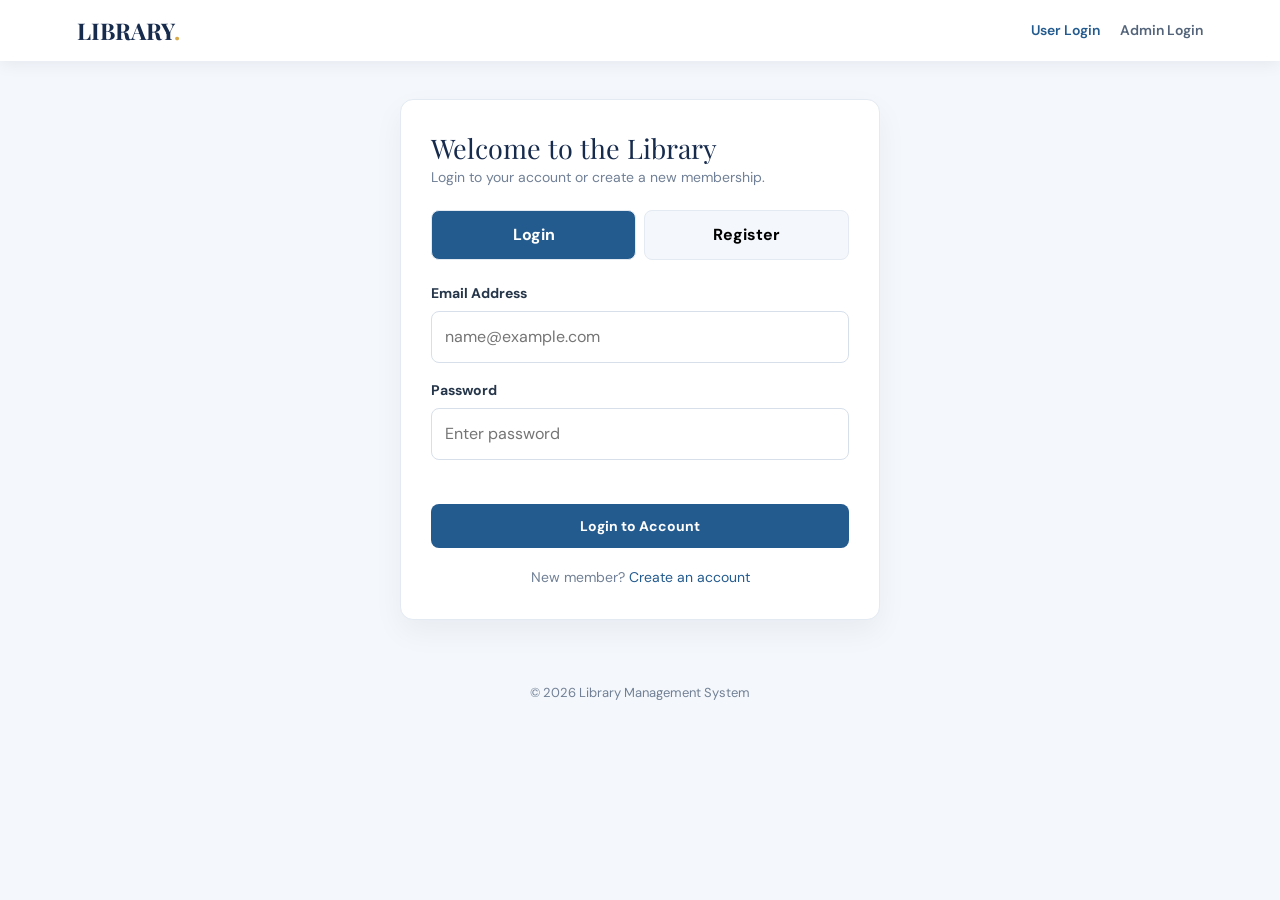
<file: Client/index.html>
<!DOCTYPE html>
<html lang="en"><head><meta charset="UTF-8"><meta name="viewport" content="width=device-width, initial-scale=1.0"><title>Library | Login & Registration</title><link rel="stylesheet" href="../CSS/style.css"></head>
<body><header class="site-header"><a class="brand" href="index.html">LIBRARY<span>.</span></a><nav class="site-nav"><a class="active" href="index.html">User Login</a><a href="../Admin/admin-dashboard.html">Admin Login</a></nav></header>
<main class="container"><div class="form-card"><h2>Welcome to the Library</h2><p class="form-intro">Login to your account or create a new membership.</p>
<div class="tabs"><button type="button" id="loginTab" class="active" onclick="showLogin()">Login</button><button type="button" id="registerTab" onclick="showRegister()">Register</button></div>
<form id="loginForm"><div class="form-group"><label for="loginEmail">Email Address</label><input class="field" id="loginEmail" type="text" placeholder="name@example.com"></div><div class="form-group"><label for="loginPassword">Password</label><input class="field" id="loginPassword" type="password" placeholder="Enter password"></div><p id="loginMessage" class="error-message"></p><button class="btn" type="submit">Login to Account</button><p class="form-footer">New member? <a href="#" onclick="showRegister();return false;">Create an account</a></p></form>
<form id="registerForm" class="hidden"><div class="form-group"><label for="registerName">Full Name</label><input class="field" id="registerName" type="text" placeholder="Enter full name"></div><div class="form-group"><label for="registerEmail">Email Address</label><input class="field" id="registerEmail" type="text" placeholder="name@example.com"></div><div class="form-group"><label for="registerPhone">Phone Number</label><input class="field" id="registerPhone" type="text" maxlength="10" placeholder="10-digit mobile number"></div><div class="form-group"><label for="registerPassword">Password</label><input class="field" id="registerPassword" type="password" placeholder="Create a strong password"><small>At least 8 characters with uppercase, lowercase, number and special character.</small></div><div class="form-group"><label for="confirmPassword">Confirm Password</label><input class="field" id="confirmPassword" type="password" placeholder="Re-enter password"></div><p id="registerMessage" class="error-message"></p><button class="btn" type="submit">Create Account</button><p class="form-footer">Already registered? <a href="#" onclick="showLogin();return false;">Login here</a></p></form>
</div></main><footer class="site-footer">© 2026 Library Management System</footer><script src="../JS/script.js"></script><script src="../JS/login-validation.js"></script><script src="../JS/registration-validation.js"></script></body></html>
</file>
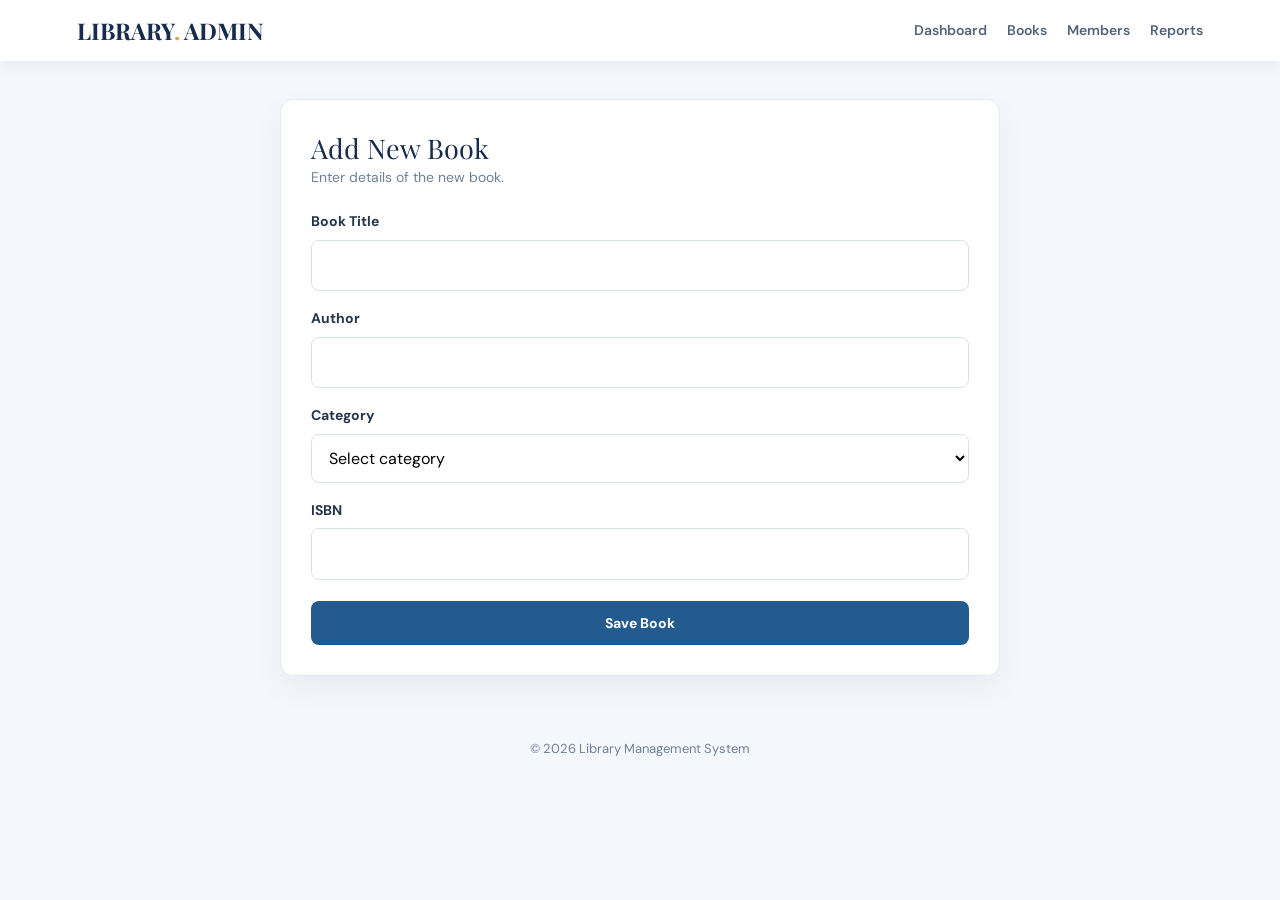
<file: Admin/add-book.html>
<!DOCTYPE html>
<html lang="en"><head><meta charset="UTF-8"><meta name="viewport" content="width=device-width, initial-scale=1.0"><title>Add Book | Admin</title><link rel="stylesheet" href="../CSS/style.css"></head><body><header class="site-header"><a class="brand" href="admin-dashboard.html">LIBRARY<span>.</span> ADMIN</a><nav class="site-nav"><a href="admin-dashboard.html">Dashboard</a><a href="book-management.html">Books</a><a href="members.html">Members</a><a href="reports.html">Reports</a></nav></header><main class="container"><div class="form-card wide"><h2>Add New Book</h2><p class="form-intro">Enter details of the new book.</p><form onsubmit="addBook(event)"><div class="form-group"><label for="bookTitle">Book Title</label><input class="field" id="bookTitle" required></div><div class="form-group"><label for="bookAuthor">Author</label><input class="field" id="bookAuthor" required></div><div class="form-group"><label for="bookCategory">Category</label><select class="field" id="bookCategory" required><option value="">Select category</option><option>Fiction</option><option>Technology</option><option>Business</option><option>Self Help</option></select></div><div class="form-group"><label for="bookISBN">ISBN</label><input class="field" id="bookISBN" required></div><button class="btn" type="submit">Save Book</button></form></div></main><footer class="site-footer">© 2026 Library Management System</footer><script src="../JS/script.js"></script></body></html>
</file>
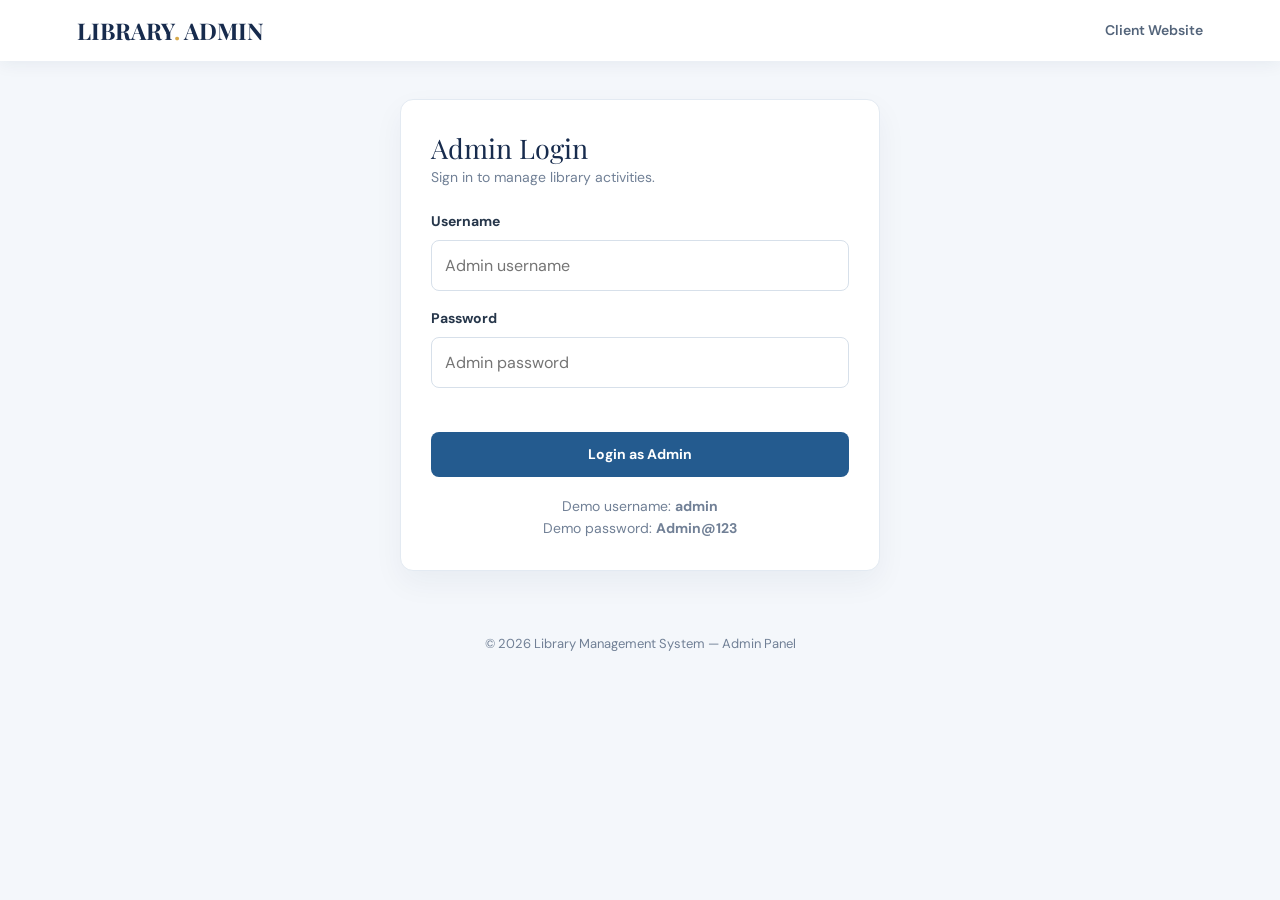
<file: Admin/admin-dashboard.html>
<!DOCTYPE html>
<html lang="en"><head><meta charset="UTF-8"><meta name="viewport" content="width=device-width, initial-scale=1.0"><title>Admin Login & Dashboard | Library</title><link rel="stylesheet" href="../CSS/style.css"></head>
<body><header class="site-header"><a class="brand" href="admin-dashboard.html">LIBRARY<span>.</span> ADMIN</a><nav class="site-nav"><a href="../Client/index.html">Client Website</a></nav></header><main class="container">
<section id="adminLoginPanel" class="form-card"><h2>Admin Login</h2><p class="form-intro">Sign in to manage library activities.</p><form onsubmit="adminLogin(event)"><div class="form-group"><label for="adminUsername">Username</label><input class="field" id="adminUsername" type="text" placeholder="Admin username"></div><div class="form-group"><label for="adminPassword">Password</label><input class="field" id="adminPassword" type="password" placeholder="Admin password"></div><p id="adminLoginMessage" class="error-message"></p><button class="btn" type="submit">Login as Admin</button></form><p class="form-footer">Demo username: <strong>admin</strong><br>Demo password: <strong>Admin@123</strong></p></section>
<section id="adminDashboardPanel" class="hidden"><div class="toolbar"><div><h1 class="section-title">Admin Dashboard</h1><p class="section-subtitle">Library overview and quick management links.</p></div><button class="btn" onclick="logoutAdmin()">Logout</button></div><div class="stats-grid"><div class="stat-card"><strong>250</strong><span>Total Books</span></div><div class="stat-card"><strong>84</strong><span>Registered Members</span></div><div class="stat-card"><strong>32</strong><span>Books Issued</span></div></div><div class="book-grid"><article class="panel"><h3>Book Management</h3><p class="section-subtitle">Add and view books.</p><a class="btn" href="book-management.html">Open</a></article><article class="panel"><h3>Member Management</h3><p class="section-subtitle">Review members and issued books.</p><a class="btn" href="members.html">Open</a></article><article class="panel"><h3>Reports & Fines</h3><p class="section-subtitle">View reports and fine records.</p><a class="btn" href="reports.html">Open</a></article></div></section></main><footer class="site-footer">© 2026 Library Management System — Admin Panel</footer><script src="../JS/script.js"></script></body></html>
</file>
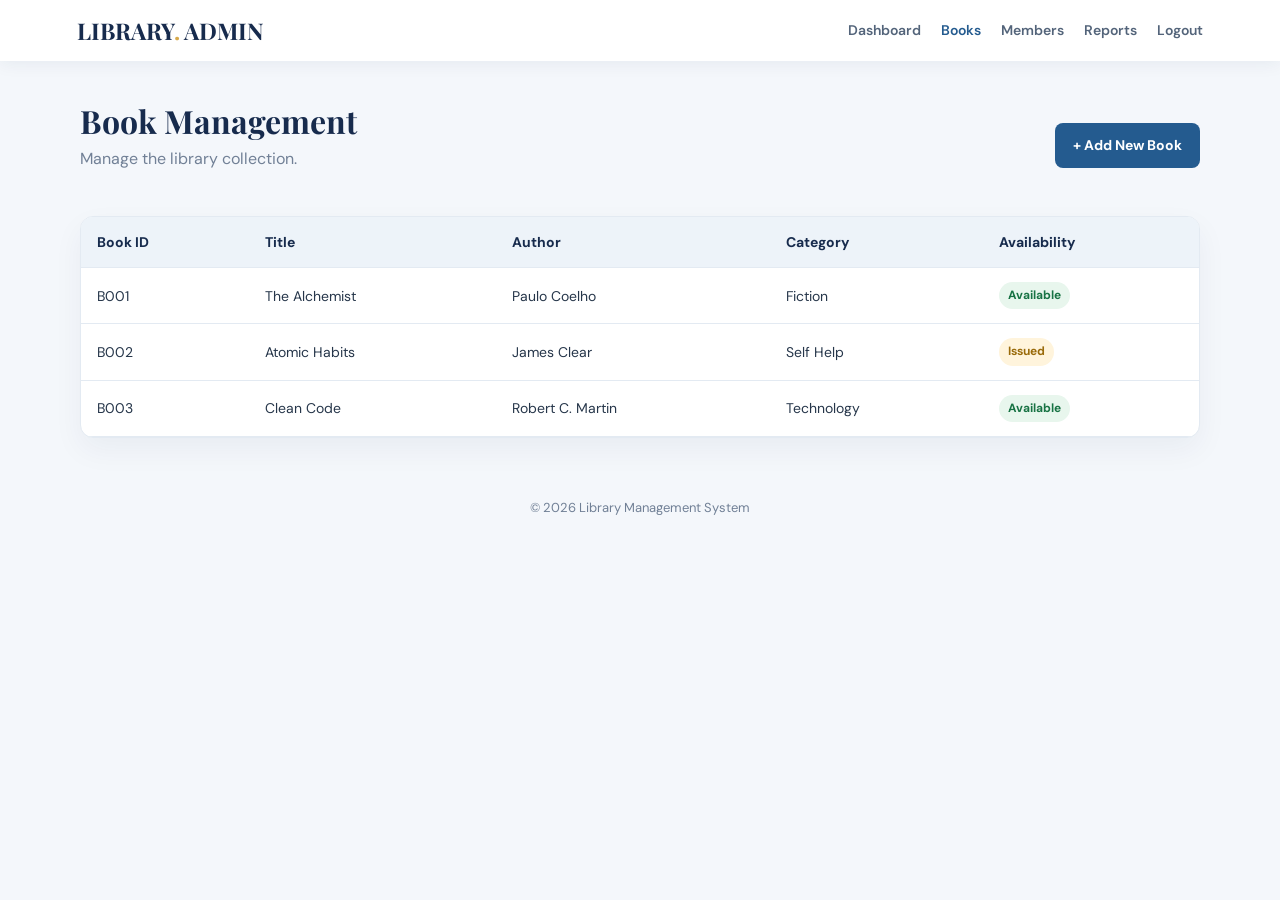
<file: Admin/book-management.html>
<!DOCTYPE html>
<html lang="en"><head><meta charset="UTF-8"><meta name="viewport" content="width=device-width, initial-scale=1.0"><title>Book Management | Admin</title><link rel="stylesheet" href="../CSS/style.css"></head><body><header class="site-header"><a class="brand" href="admin-dashboard.html">LIBRARY<span>.</span> ADMIN</a><nav class="site-nav"><a href="admin-dashboard.html">Dashboard</a><a class="active" href="book-management.html">Books</a><a href="members.html">Members</a><a href="reports.html">Reports</a><a href="#" onclick="logoutAdmin();return false;">Logout</a></nav></header><main class="container"><div class="toolbar"><div class="page-heading"><h1>Book Management</h1><p>Manage the library collection.</p></div><a class="btn" href="add-book.html">+ Add New Book</a></div><div class="table-wrap"><table><thead><tr><th>Book ID</th><th>Title</th><th>Author</th><th>Category</th><th>Availability</th></tr></thead><tbody><tr><td>B001</td><td>The Alchemist</td><td>Paulo Coelho</td><td>Fiction</td><td><span class="status">Available</span></td></tr><tr><td>B002</td><td>Atomic Habits</td><td>James Clear</td><td>Self Help</td><td><span class="status pending">Issued</span></td></tr><tr><td>B003</td><td>Clean Code</td><td>Robert C. Martin</td><td>Technology</td><td><span class="status">Available</span></td></tr></tbody></table></div></main><footer class="site-footer">© 2026 Library Management System</footer><script src="../JS/script.js"></script></body></html>
</file>
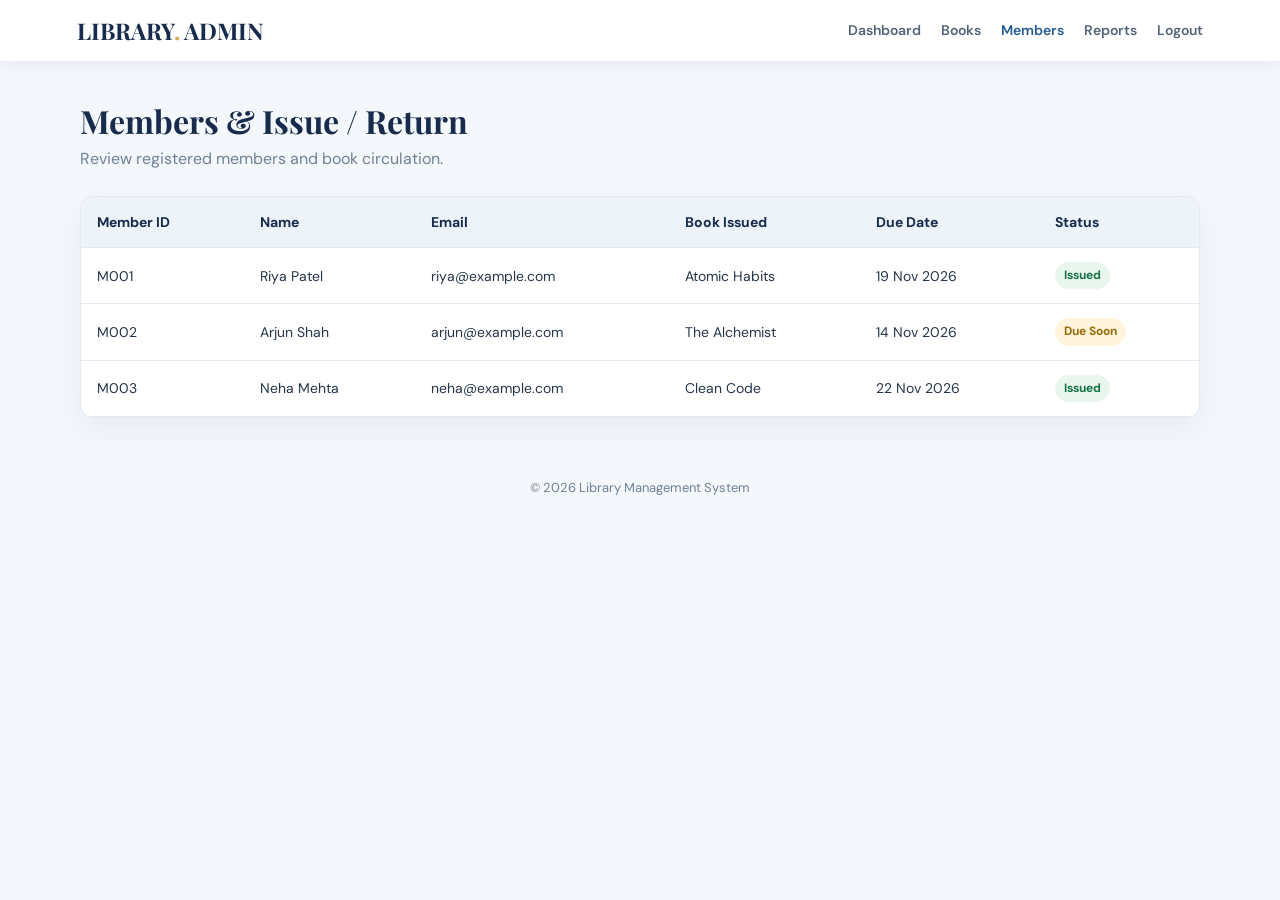
<file: Admin/members.html>
<!DOCTYPE html>
<html lang="en"><head><meta charset="UTF-8"><meta name="viewport" content="width=device-width, initial-scale=1.0"><title>Members | Admin</title><link rel="stylesheet" href="../CSS/style.css"></head><body><header class="site-header"><a class="brand" href="admin-dashboard.html">LIBRARY<span>.</span> ADMIN</a><nav class="site-nav"><a href="admin-dashboard.html">Dashboard</a><a href="book-management.html">Books</a><a class="active" href="members.html">Members</a><a href="reports.html">Reports</a><a href="#" onclick="logoutAdmin();return false;">Logout</a></nav></header><main class="container"><div class="page-heading"><h1>Members & Issue / Return</h1><p>Review registered members and book circulation.</p></div><div class="table-wrap"><table><thead><tr><th>Member ID</th><th>Name</th><th>Email</th><th>Book Issued</th><th>Due Date</th><th>Status</th></tr></thead><tbody><tr><td>M001</td><td>Riya Patel</td><td>riya@example.com</td><td>Atomic Habits</td><td>19 Nov 2026</td><td><span class="status">Issued</span></td></tr><tr><td>M002</td><td>Arjun Shah</td><td>arjun@example.com</td><td>The Alchemist</td><td>14 Nov 2026</td><td><span class="status pending">Due Soon</span></td></tr><tr><td>M003</td><td>Neha Mehta</td><td>neha@example.com</td><td>Clean Code</td><td>22 Nov 2026</td><td><span class="status">Issued</span></td></tr></tbody></table></div></main><footer class="site-footer">© 2026 Library Management System</footer><script src="../JS/script.js"></script></body></html>
</file>
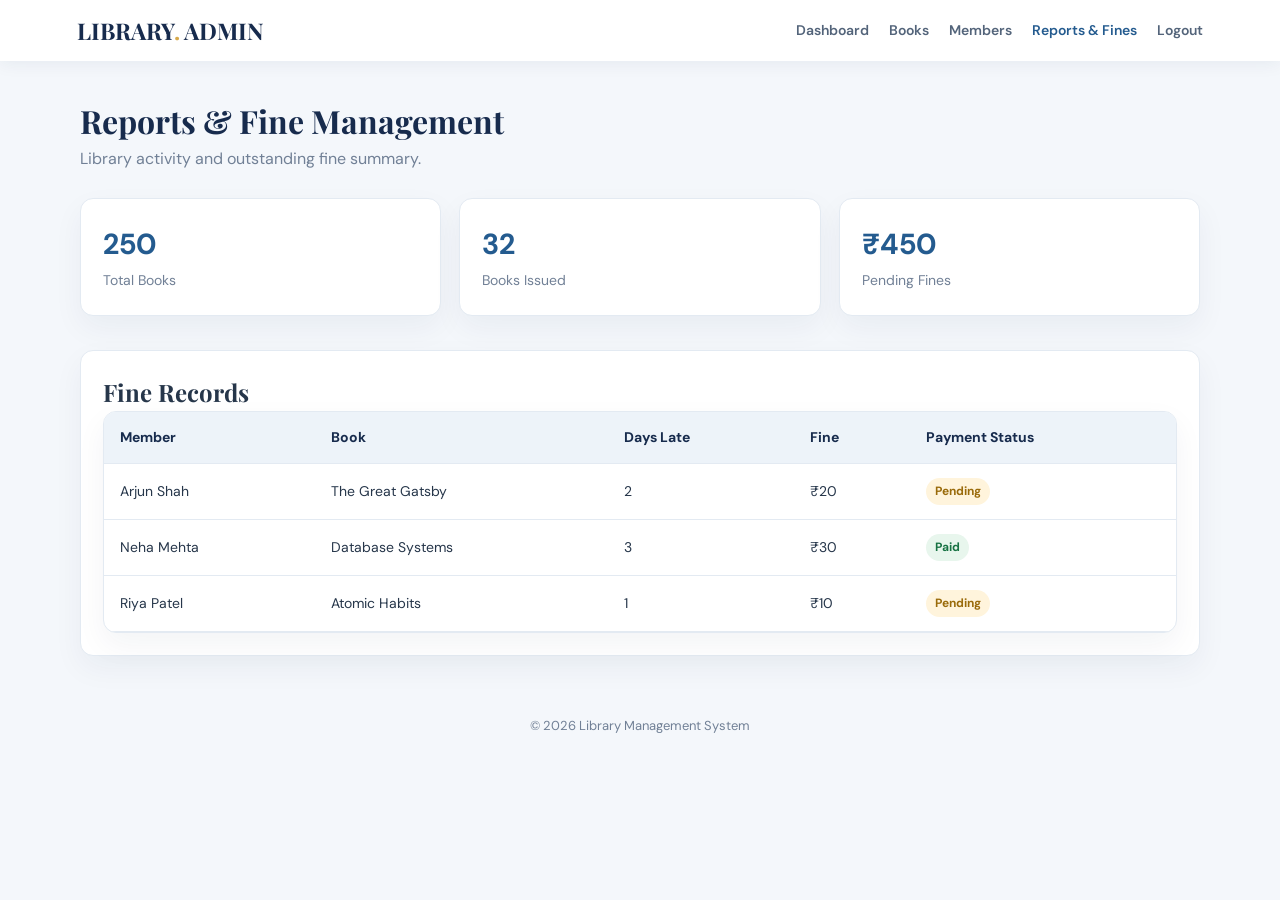
<file: Admin/reports.html>
<!DOCTYPE html>
<html lang="en"><head><meta charset="UTF-8"><meta name="viewport" content="width=device-width, initial-scale=1.0"><title>Reports & Fines | Admin</title><link rel="stylesheet" href="../CSS/style.css"></head><body><header class="site-header"><a class="brand" href="admin-dashboard.html">LIBRARY<span>.</span> ADMIN</a><nav class="site-nav"><a href="admin-dashboard.html">Dashboard</a><a href="book-management.html">Books</a><a href="members.html">Members</a><a class="active" href="reports.html">Reports & Fines</a><a href="#" onclick="logoutAdmin();return false;">Logout</a></nav></header><main class="container"><div class="page-heading"><h1>Reports & Fine Management</h1><p>Library activity and outstanding fine summary.</p></div><div class="stats-grid"><div class="stat-card"><strong>250</strong><span>Total Books</span></div><div class="stat-card"><strong>32</strong><span>Books Issued</span></div><div class="stat-card"><strong>₹450</strong><span>Pending Fines</span></div></div><section class="panel"><h2 class="section-title">Fine Records</h2><div class="table-wrap"><table><thead><tr><th>Member</th><th>Book</th><th>Days Late</th><th>Fine</th><th>Payment Status</th></tr></thead><tbody><tr><td>Arjun Shah</td><td>The Great Gatsby</td><td>2</td><td>₹20</td><td><span class="status pending">Pending</span></td></tr><tr><td>Neha Mehta</td><td>Database Systems</td><td>3</td><td>₹30</td><td><span class="status">Paid</span></td></tr><tr><td>Riya Patel</td><td>Atomic Habits</td><td>1</td><td>₹10</td><td><span class="status pending">Pending</span></td></tr></tbody></table></div></section></main><footer class="site-footer">© 2026 Library Management System</footer><script src="../JS/script.js"></script></body></html>
</file>
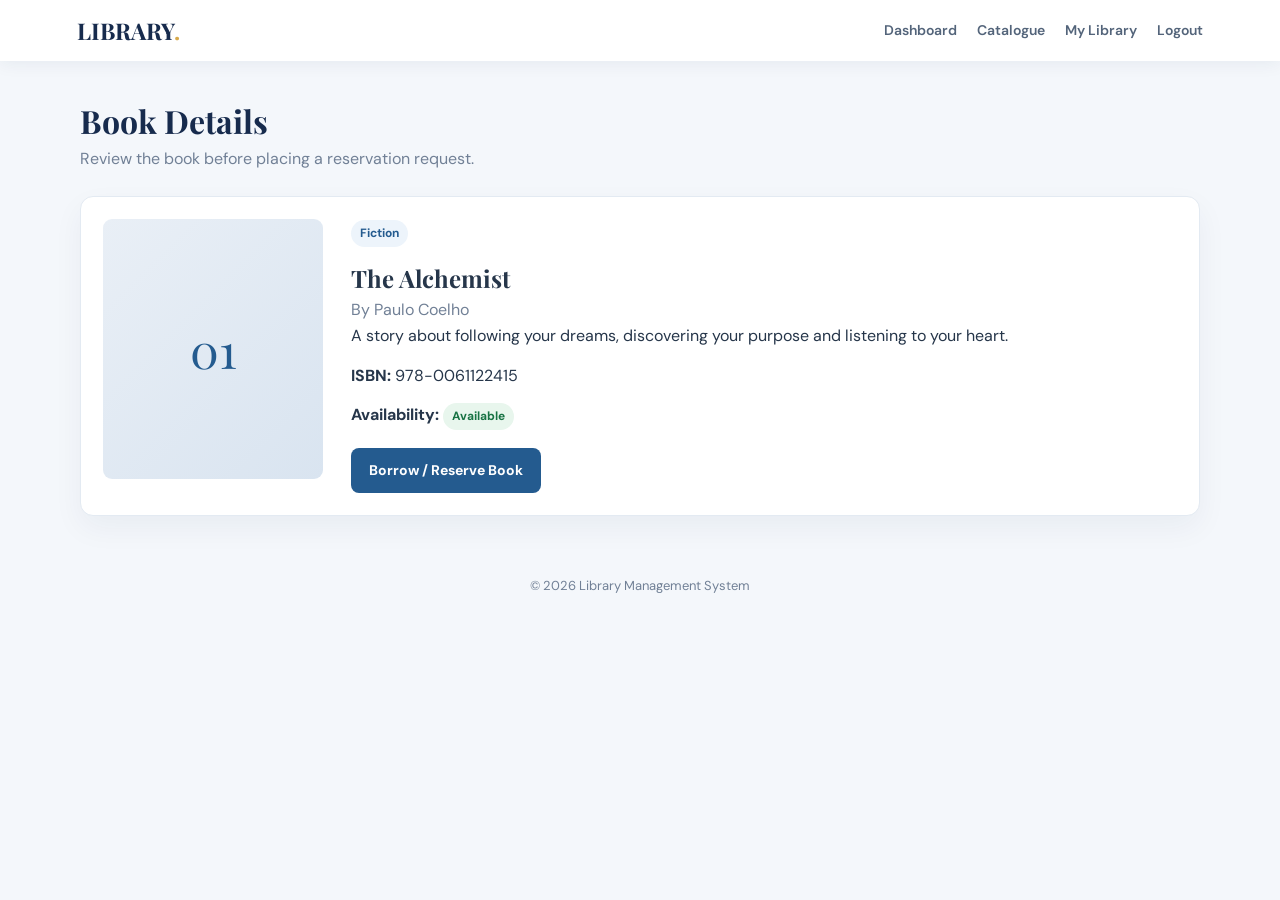
<file: Client/book-details.html>
<!DOCTYPE html>
<html lang="en"><head><meta charset="UTF-8"><meta name="viewport" content="width=device-width, initial-scale=1.0"><title>Book Details | Library</title><link rel="stylesheet" href="../CSS/style.css"></head>
<body><header class="site-header"><a class="brand" href="dashboard.html">LIBRARY<span>.</span></a><nav class="site-nav"><a href="dashboard.html">Dashboard</a><a href="catalogue.html">Catalogue</a><a href="my-library.html">My Library</a><a href="#" onclick="logoutUser();return false;">Logout</a></nav></header>
<main class="container"><div class="page-heading"><h1>Book Details</h1><p>Review the book before placing a reservation request.</p></div><section class="panel" style="display:grid;grid-template-columns:220px 1fr;gap:28px;align-items:center"><div class="book-cover" style="height:260px;font-size:48px">01</div><div><span class="tag">Fiction</span><h2 class="section-title">The Alchemist</h2><p class="section-subtitle">By Paulo Coelho</p><p>A story about following your dreams, discovering your purpose and listening to your heart.</p><p style="margin:14px 0"><strong>ISBN:</strong> 978-0061122415</p><p style="margin-bottom:18px"><strong>Availability:</strong> <span class="status">Available</span></p><button class="btn" onclick="alert('Reservation request submitted (demo).')">Borrow / Reserve Book</button></div></section></main><footer class="site-footer">© 2026 Library Management System</footer><script src="../JS/script.js"></script></body></html>
</file>
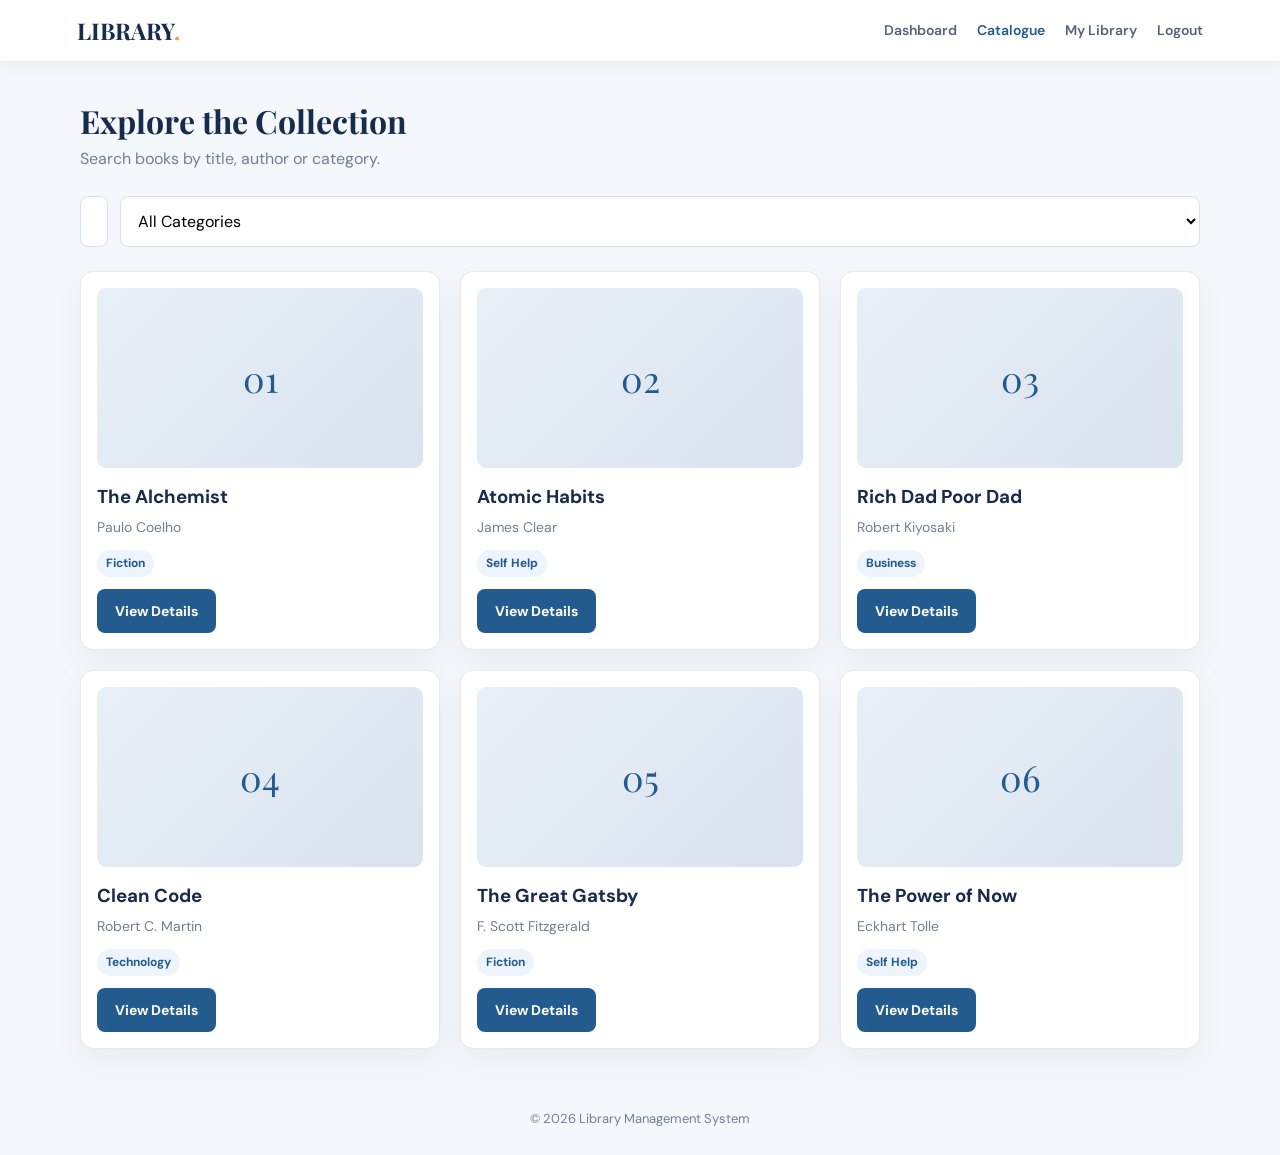
<file: Client/catalogue.html>
<!DOCTYPE html>
<html lang="en"><head><meta charset="UTF-8"><meta name="viewport" content="width=device-width, initial-scale=1.0"><title>Book Catalogue | Library</title><link rel="stylesheet" href="../CSS/style.css"></head>
<body><header class="site-header"><a class="brand" href="dashboard.html">LIBRARY<span>.</span></a><nav class="site-nav"><a href="dashboard.html">Dashboard</a><a class="active" href="catalogue.html">Catalogue</a><a href="my-library.html">My Library</a><a href="#" onclick="logoutUser();return false;">Logout</a></nav></header>
<main class="container"><div class="page-heading"><h1>Explore the Collection</h1><p>Search books by title, author or category.</p></div><div class="search-row"><input id="bookSearch" type="text" placeholder="Search by title or author..." oninput="searchBooks()"><select id="categoryFilter" onchange="filterBooks()"><option value="all">All Categories</option><option value="fiction">Fiction</option><option value="self-help">Self Help</option><option value="technology">Technology</option><option value="business">Business</option></select></div>
<div class="book-grid" id="bookGrid"><article class="book-card" data-category="fiction"><div class="book-cover">01</div><h3>The Alchemist</h3><p>Paulo Coelho</p><span class="tag">Fiction</span><br><a class="btn" href="book-details.html">View Details</a></article><article class="book-card" data-category="self-help"><div class="book-cover">02</div><h3>Atomic Habits</h3><p>James Clear</p><span class="tag">Self Help</span><br><a class="btn" href="book-details.html">View Details</a></article><article class="book-card" data-category="business"><div class="book-cover">03</div><h3>Rich Dad Poor Dad</h3><p>Robert Kiyosaki</p><span class="tag">Business</span><br><a class="btn" href="book-details.html">View Details</a></article><article class="book-card" data-category="technology"><div class="book-cover">04</div><h3>Clean Code</h3><p>Robert C. Martin</p><span class="tag">Technology</span><br><a class="btn" href="book-details.html">View Details</a></article><article class="book-card" data-category="fiction"><div class="book-cover">05</div><h3>The Great Gatsby</h3><p>F. Scott Fitzgerald</p><span class="tag">Fiction</span><br><a class="btn" href="book-details.html">View Details</a></article><article class="book-card" data-category="self-help"><div class="book-cover">06</div><h3>The Power of Now</h3><p>Eckhart Tolle</p><span class="tag">Self Help</span><br><a class="btn" href="book-details.html">View Details</a></article></div><p id="noBooksMessage" class="empty-state hidden">No books found. Try another search.</p></main><footer class="site-footer">© 2026 Library Management System</footer><script src="../JS/script.js"></script></body></html>
</file>
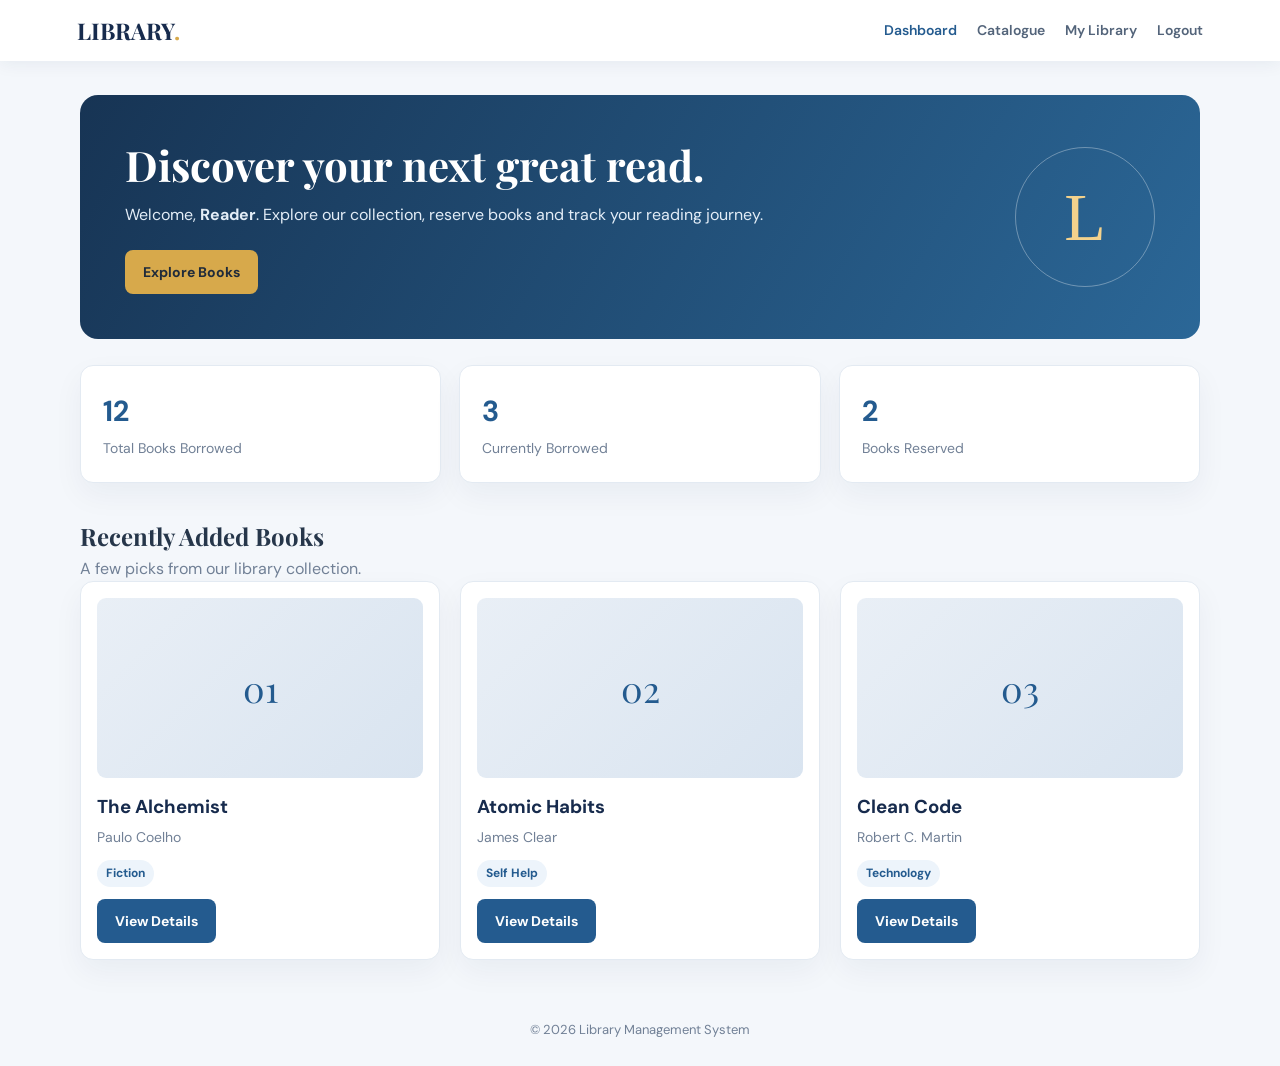
<file: Client/dashboard.html>
<!DOCTYPE html>
<html lang="en"><head><meta charset="UTF-8"><meta name="viewport" content="width=device-width, initial-scale=1.0"><title>Dashboard | Library</title><link rel="stylesheet" href="../CSS/style.css"></head>
<body><header class="site-header"><a class="brand" href="dashboard.html">LIBRARY<span>.</span></a><nav class="site-nav"><a class="active" href="dashboard.html">Dashboard</a><a href="catalogue.html">Catalogue</a><a href="my-library.html">My Library</a><a href="#" onclick="logoutUser();return false;">Logout</a></nav></header>
<main class="container"><section class="hero"><div><h1>Discover your next great read.</h1><p>Welcome, <strong id="welcomeName">Reader</strong>. Explore our collection, reserve books and track your reading journey.</p><a class="btn btn-gold" href="catalogue.html">Explore Books</a></div><div class="hero-mark">L</div></section>
<section class="stats-grid"><div class="stat-card"><strong>12</strong><span>Total Books Borrowed</span></div><div class="stat-card"><strong>3</strong><span>Currently Borrowed</span></div><div class="stat-card"><strong>2</strong><span>Books Reserved</span></div></section>
<h2 class="section-title">Recently Added Books</h2><p class="section-subtitle">A few picks from our library collection.</p><div class="book-grid"><article class="book-card"><div class="book-cover">01</div><h3>The Alchemist</h3><p>Paulo Coelho</p><span class="tag">Fiction</span><br><a class="btn" href="book-details.html">View Details</a></article><article class="book-card"><div class="book-cover">02</div><h3>Atomic Habits</h3><p>James Clear</p><span class="tag">Self Help</span><br><a class="btn" href="book-details.html">View Details</a></article><article class="book-card"><div class="book-cover">03</div><h3>Clean Code</h3><p>Robert C. Martin</p><span class="tag">Technology</span><br><a class="btn" href="book-details.html">View Details</a></article></div></main><footer class="site-footer">© 2026 Library Management System</footer><script src="../JS/script.js"></script></body></html>
</file>
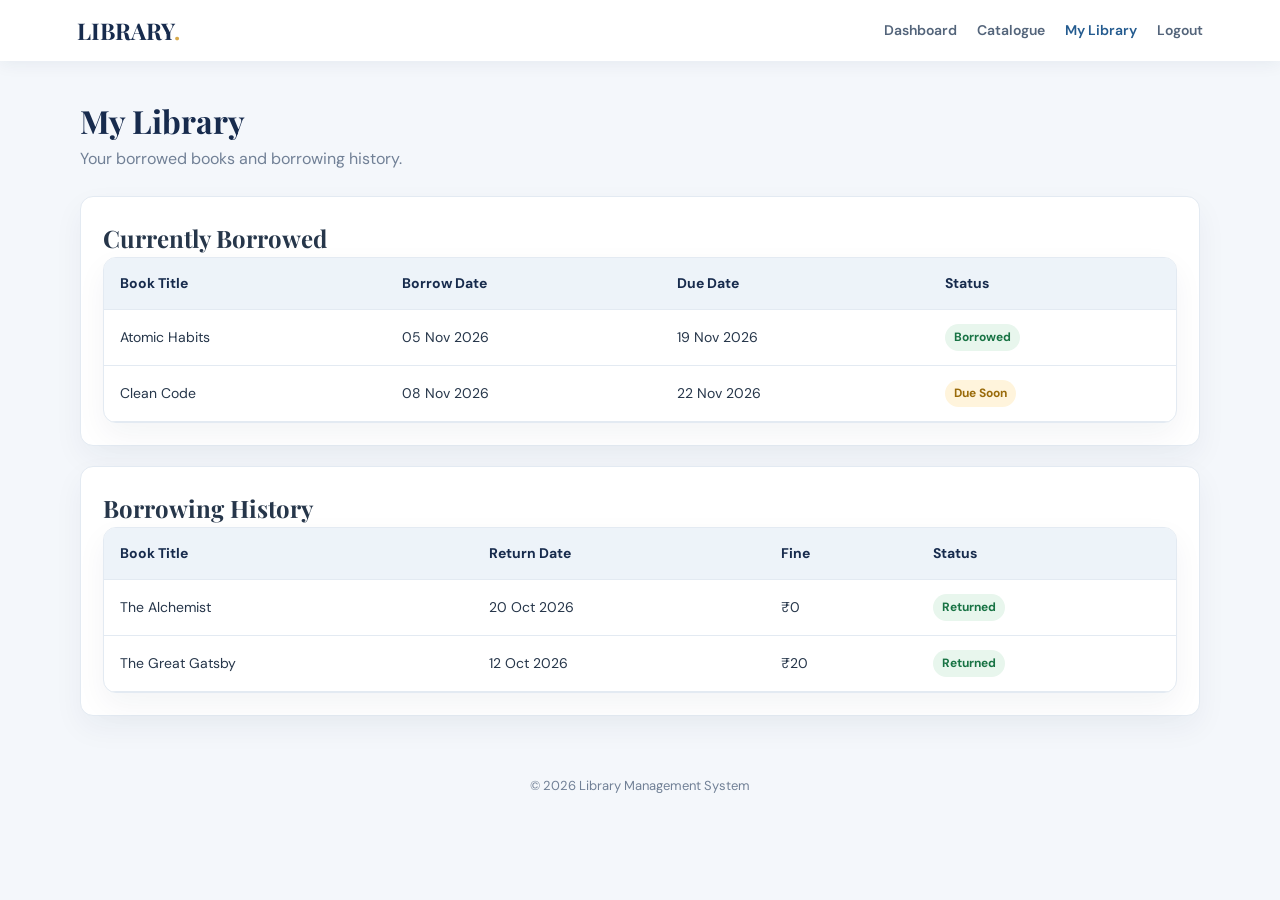
<file: Client/my-library.html>
<!DOCTYPE html>
<html lang="en"><head><meta charset="UTF-8"><meta name="viewport" content="width=device-width, initial-scale=1.0"><title>My Library | Library</title><link rel="stylesheet" href="../CSS/style.css"></head>
<body><header class="site-header"><a class="brand" href="dashboard.html">LIBRARY<span>.</span></a><nav class="site-nav"><a href="dashboard.html">Dashboard</a><a href="catalogue.html">Catalogue</a><a class="active" href="my-library.html">My Library</a><a href="#" onclick="logoutUser();return false;">Logout</a></nav></header>
<main class="container"><div class="page-heading"><h1>My Library</h1><p>Your borrowed books and borrowing history.</p></div><section class="panel"><h2 class="section-title">Currently Borrowed</h2><div class="table-wrap"><table><thead><tr><th>Book Title</th><th>Borrow Date</th><th>Due Date</th><th>Status</th></tr></thead><tbody><tr><td>Atomic Habits</td><td>05 Nov 2026</td><td>19 Nov 2026</td><td><span class="status">Borrowed</span></td></tr><tr><td>Clean Code</td><td>08 Nov 2026</td><td>22 Nov 2026</td><td><span class="status pending">Due Soon</span></td></tr></tbody></table></div></section><section class="panel"><h2 class="section-title">Borrowing History</h2><div class="table-wrap"><table><thead><tr><th>Book Title</th><th>Return Date</th><th>Fine</th><th>Status</th></tr></thead><tbody><tr><td>The Alchemist</td><td>20 Oct 2026</td><td>₹0</td><td><span class="status">Returned</span></td></tr><tr><td>The Great Gatsby</td><td>12 Oct 2026</td><td>₹20</td><td><span class="status">Returned</span></td></tr></tbody></table></div></section></main><footer class="site-footer">© 2026 Library Management System</footer><script src="../JS/script.js"></script></body></html>
</file>
<file: CSS/style.css>
@import url('https://fonts.googleapis.com/css2?family=DM+Sans:wght@400;500;600;700&family=Playfair+Display:wght@600;700&display=swap');
:root{--navy:#172b4d;--blue:#245b8f;--gold:#d7a94b;--bg:#f4f7fb;--text:#26364a;--muted:#718096;--border:#e3eaf2}
*{margin:0;padding:0;box-sizing:border-box}
body{font-family:'DM Sans',Arial,sans-serif;background:var(--bg);color:var(--text);line-height:1.6}
a{text-decoration:none;color:var(--blue)}button,input,select{font:inherit}
.site-header{background:#fff;padding:15px 6%;display:flex;justify-content:space-between;align-items:center;gap:18px;box-shadow:0 3px 16px #172b4d10;position:sticky;top:0;z-index:5}
.brand{font:700 23px 'Playfair Display',Georgia,serif;color:var(--navy)}.brand span{color:var(--gold)}
.site-nav{display:flex;gap:20px;flex-wrap:wrap}.site-nav a{font-size:14px;font-weight:600;color:#53647a}.site-nav a:hover,.site-nav a.active{color:var(--blue)}
.container{width:min(1120px,90%);margin:34px auto}.hero{background:linear-gradient(120deg,#173454,#2b6797);color:white;border-radius:18px;padding:45px;display:flex;justify-content:space-between;align-items:center;gap:25px}
.hero h1,.page-heading h1,.section-title{font-family:'Playfair Display',Georgia,serif}.hero h1{font-size:clamp(28px,4vw,42px);line-height:1.2;margin-bottom:12px}.hero p{color:#e3edf7;margin-bottom:22px}.hero-mark{width:140px;height:140px;border:1px solid #ffffff55;border-radius:50%;display:grid;place-items:center;color:#f4d28c;font:68px Georgia}
.btn{display:inline-block;border:0;border-radius:8px;padding:11px 18px;background:var(--blue);color:white;font-weight:700;font-size:14px;cursor:pointer}.btn:hover{background:#19466f}.btn-gold{background:var(--gold);color:#202b3a}
.stats-grid{display:grid;grid-template-columns:repeat(3,1fr);gap:18px;margin:26px 0 34px}.stat-card,.panel,.book-card,.form-card,.table-wrap{background:#fff;border:1px solid var(--border);border-radius:13px;box-shadow:0 12px 30px #182d4b0d}.stat-card{padding:22px}.stat-card strong{display:block;color:var(--blue);font-size:29px}.stat-card span{color:var(--muted);font-size:14px}
.book-grid{display:grid;grid-template-columns:repeat(3,1fr);gap:20px}.book-card{padding:16px}.book-cover{height:180px;border-radius:9px;background:linear-gradient(135deg,#e9eff6,#d9e4f0);display:grid;place-items:center;color:var(--blue);font:36px 'Playfair Display',Georgia,serif;margin-bottom:14px}.book-card h3{color:var(--navy)}.book-card p{color:var(--muted);font-size:14px;margin:4px 0 10px}.tag{display:inline-block;padding:4px 9px;background:#edf4fb;color:var(--blue);border-radius:20px;font-size:12px;font-weight:700;margin-bottom:12px}
.page-heading{margin-bottom:24px}.page-heading h1{color:var(--navy);font-size:32px}.page-heading p,.section-subtitle{color:var(--muted)}
.form-card{width:min(480px,100%);margin:38px auto;padding:30px}.form-card.wide{width:min(720px,100%)}.form-card h2{font:27px 'Playfair Display',Georgia,serif;color:var(--navy)}.form-intro{color:var(--muted);margin-bottom:22px;font-size:14px}.form-group{margin-bottom:16px}.form-group label{display:block;margin-bottom:7px;font-size:14px;font-weight:700}.field,.search-row input,.search-row select{width:100%;border:1px solid #d7e0ea;border-radius:8px;padding:12px 13px;background:#fff;outline:none}.field:focus,.search-row input:focus,.search-row select:focus{border-color:var(--blue);box-shadow:0 0 0 3px #245b8f18}.form-card .btn{width:100%;margin-top:5px}.form-footer{text-align:center;color:var(--muted);font-size:14px;margin-top:18px}.tabs{display:flex;gap:8px;margin-bottom:22px}.tabs button{flex:1;padding:11px;border:1px solid var(--border);border-radius:8px;background:#f4f7fb;font-weight:700}.tabs button.active{background:var(--blue);color:#fff}.error-message{color:#c0392b;font-size:12px;min-height:18px;margin:5px 0}.success-message{color:#198754;background:#eaf7ef;padding:10px;border-radius:7px}
.search-row{display:flex;gap:12px;margin-bottom:24px}.search-row input{flex:1}.panel{padding:22px;margin-bottom:20px}.table-wrap{overflow-x:auto}table{border-collapse:collapse;width:100%;min-width:600px}th,td{padding:14px 16px;border-bottom:1px solid var(--border);text-align:left;font-size:14px}th{background:#edf3f9;color:var(--navy)}.status{display:inline-block;padding:4px 9px;border-radius:20px;background:#e8f6ed;color:#187344;font-size:12px;font-weight:700}.status.pending{background:#fff4dc;color:#9a6b0b}
.toolbar{display:flex;justify-content:space-between;align-items:center;gap:15px;margin-bottom:20px}.admin-layout{display:grid;grid-template-columns:220px 1fr;gap:22px}.admin-sidebar{background:var(--navy);padding:22px 15px;border-radius:14px;min-height:420px}.admin-sidebar h3{color:#f4d28c;margin:0 10px 18px}.admin-sidebar a{display:block;color:#e4edf6;padding:10px;border-radius:7px}.admin-sidebar a:hover{background:#ffffff20}.site-footer{text-align:center;color:var(--muted);padding:25px;margin-top:35px;font-size:13px}.hidden{display:none!important}.empty-state{text-align:center;color:var(--muted);padding:30px}
@media(max-width:800px){.site-header{flex-direction:column;align-items:flex-start}.stats-grid,.book-grid{grid-template-columns:repeat(2,1fr)}.admin-layout{grid-template-columns:1fr}.hero-mark{display:none}}
@media(max-width:560px){.stats-grid,.book-grid{grid-template-columns:1fr}.hero{padding:25px}.search-row{flex-direction:column}.form-card{padding:22px}}
</file>
